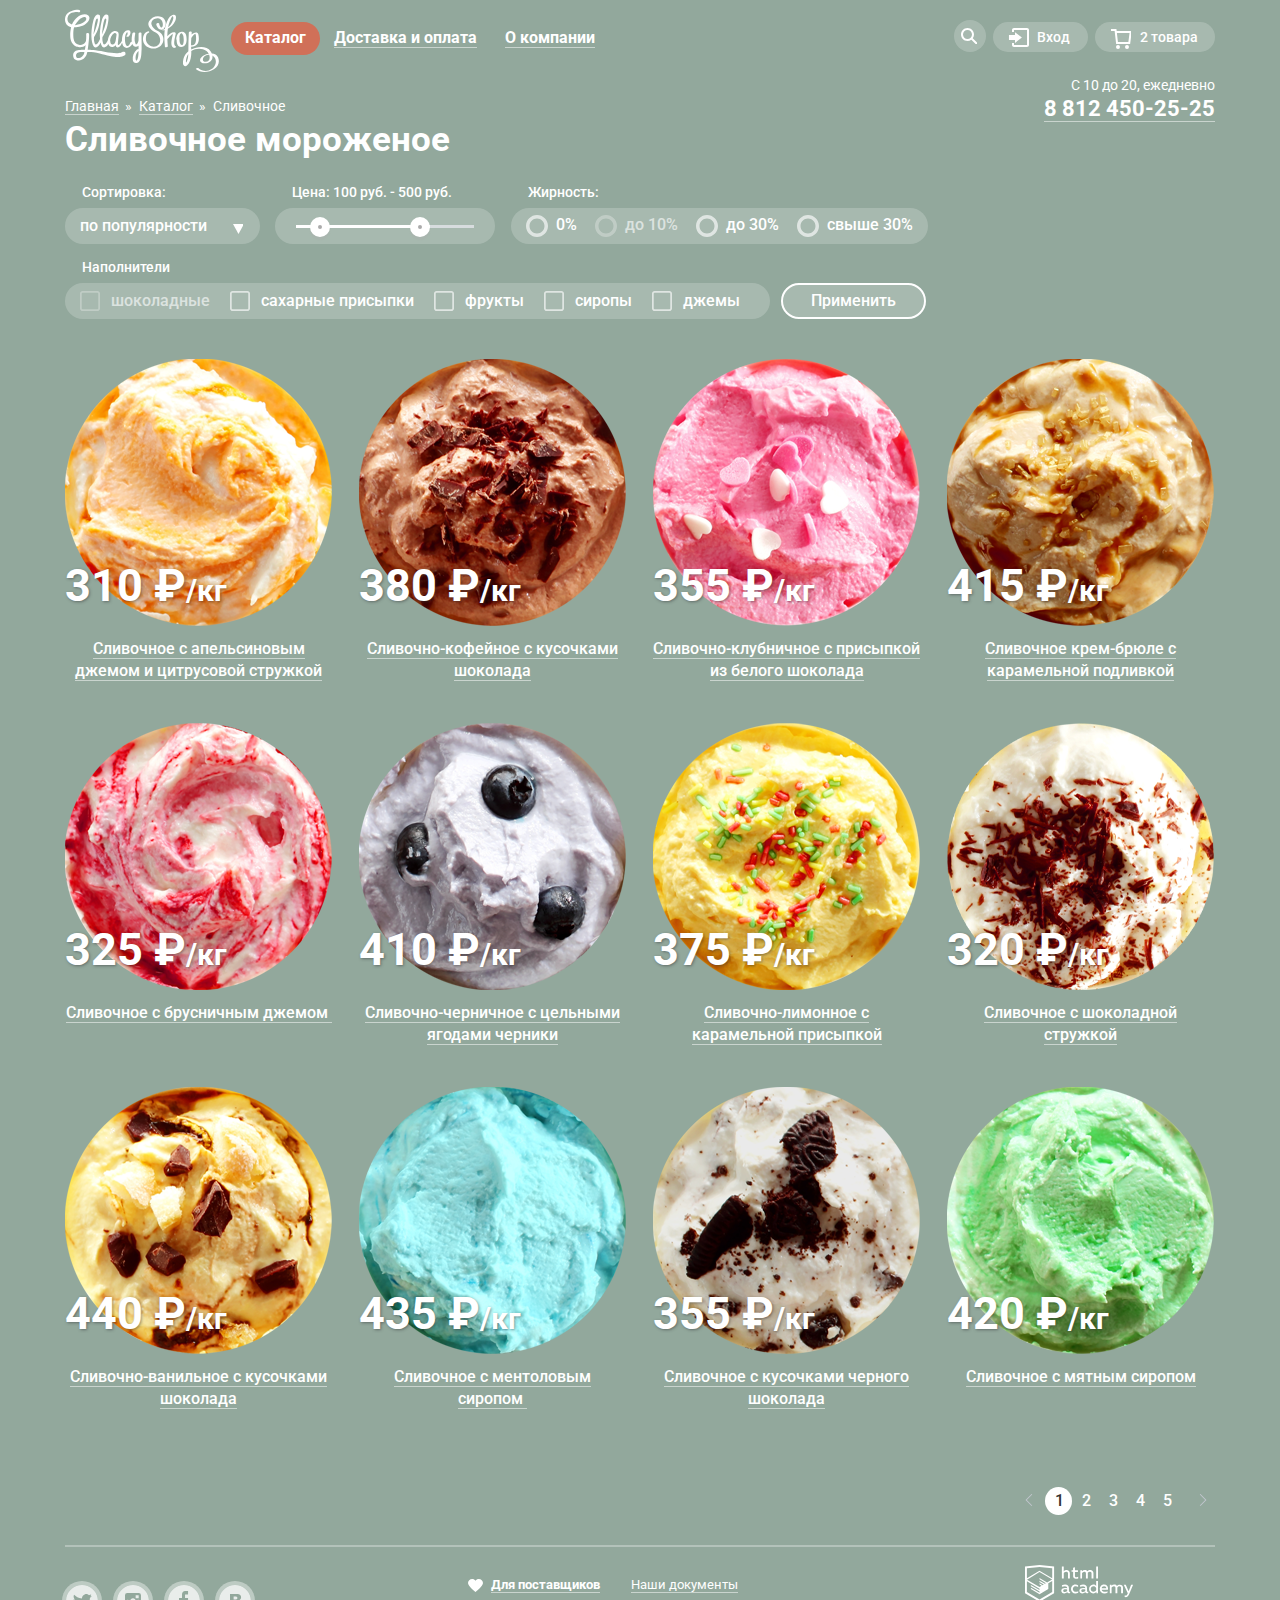
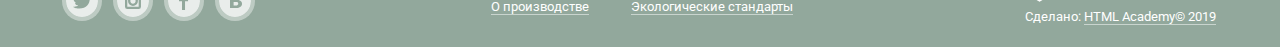
<file: catalog.html>
<!DOCTYPE html>
<html lang="ru">

<head>
  <meta charset="utf-8">
  <meta http-equiv="X-UA-Compatible" content="IE=edge">
  <title>Каталог мороженого компании Глейси</title>
  <link href="https://fonts.googleapis.com/css?family=Roboto:400,500,700&display=swap&subset=cyrillic" rel="stylesheet">
  <link rel="stylesheet" href="css/normalize.css">
  <link rel="stylesheet" href="css/style.min.css">
</head>

<body>
  <div class="inner-wrap">
    <header class="main-header">
      <nav class="nav-container">
        <div class="logo-site-navigation-wrap">
          <a class="main-logo" href="index.html"><img src="img/logo-gllacyshop.svg" width="154" height="64" alt="Логотип магазина Глэйси"></a>
          <ul class="site-navigation">
            <li><a class="navigation-link menu-active" href="catalog.html"><span class="white-link">Каталог</span></a>
              <ul class="sub-menu-list background">
                <li><a class="dark-link sub-menu-link" href="#"><b>Новинки</b></a></li>
                <li><a class="dark-link sub-menu-link sub-menu-active" href="catalog.html">Сливочное</a></li>
                <li><a class="dark-link sub-menu-link" href="#">Щербеты</a></li>
                <li><a class="dark-link sub-menu-link" href="#">Фруктовый лед</a></li>
                <li><a class="dark-link sub-menu-link" href="#">Мелорин</a></li>
              </ul>
            <li><a class="navigation-link" href="#"><span class="white-link">Доставка и оплата</span></a></li>
            <li><a class="navigation-link" href="#"><span class="white-link">О компании</span></a></li>
          </ul>
        </div>
        <ul class="site-functional">
          <li class="search-sub"><a class="functional-button-search" href="#"><span class="visually-hidden">Поиск</span></a>
            <form class="search-form background search-form-inner" action="https://echo.htmlacademy.ru" method="get">
              <label class="visually-hidden" for="search-id">Поисковый запрос</label>
              <input class="input-field" type="search" id="search-id" name="search" placeholder="Что ищем?">
              <button class="visually-hidden" type="submit" name="button-search">Искать</button>
            </form>
          </li>
          <li class="login-sub"><a class="functional-button login" href="#">Вход</a>
            <ul class="background login-background inner-login-background">
              <li>
                <form action="https://echo.htmlacademy.ru" method="post">
                  <h2 class="visually-hidden">Личный кабинет</h2>
                  <label class="visually-hidden" for="email-id">Электронная почта</label>
                  <input class="login-fields input-field" type="email" name="email" id="email-id" placeholder="Электронная почта" autocomplete="email" required>
                  <label class="visually-hidden" for="password-id">Пароль</label>
                  <input class="login-fields input-field" type="password" name="password" id="password-id" placeholder="Пароль" autocomplete="current-password" required>
                  <div class="login-button">
                    <p class="reset-link"><a class="dark-link dark-link-underline" href="#">Забыли пароль?</a>
                      <a class="dark-link dark-link-underline" href="#">Новая регистрация</a></p>
                    <button class="cta-button small" type="submit" name="login-button"><span></span>Войти</button>
                  </div>
                </form>
              </li>
            </ul>
          <li class="cart-sub"><a class="functional-button cart" href="#">2 товара</a>
            <ul class="background order-wrap">
              <li class="order-full-item">
                <table class="table-wrap">
                  <caption class="visually-hidden">Ваша корзина</caption>
                  <tr class="visually-hidden">
                    <th>Действие</th>
                    <th>Изображение товара</th>
                    <th>Название</th>
                    <th>Количество</th>
                    <th>Стоимость</th>
                  </tr>
                  <tr>
                    <td><button class="small-close" type="button" tabindex="0">Удалить</button></td>
                    <td class="cream-preview"><img src="img/ice-cream-1.png" width="33" height="33" alt="Пломбир с апельсиновым джемом"></td>
                    <td class="order-cream-info">Пломбир с апельсиновым джемом</td>
                    <td class="order-cream-weight">1,5 кг x <span class="order-price-item">200 руб.</span></td>
                    <td class="order-cream-price">300 руб.</td>
                  </tr>
                  <tr>
                    <td><button class="small-close" type="button" tabindex="0">Удалить</button></td>
                    <td class="cream-preview"><img src="img/ice-cream-3.png" width="33" height="33" alt="Клубничный пломбир с присыпкой из белого шоколада"></td>
                    <td class="order-cream-info">Клубничный пломбир с присыпкой из белого шоколада</td>
                    <td class="order-cream-weight">1,5 кг x <span class="order-price-item">300 руб.</span></td>
                    <td class="order-cream-price">450 руб.</td>
                  </tr>
                </table>
                <hr class="line">
                <p class="order-price-summary"><b>Итого: <span>750 руб.</span></b></p>
                <p class="button-right"><button class="cta-button small" type="button" name="button-order-buy">Оформить заказ</button></P>
              </li>
            </ul>
          </li>
        </ul>
      </nav>
      <p class="timetable-shop inner-timetable-shop">
        С 10 до 20, ежедневно
        <span><a href="tel:+78124502525" class="white-link">8 812 450-25-25</a></span>
      </p>
    </header>
    <main>
      <div class="breadcumbs-wrap">
        <ul class="breadcumbs">
          <li><a class="white-link" href="index.html">Главная</a></li>
          <li><a class="white-link" href="catalog.html">Каталог</a></li>
          <li><a class="breadcrumbs-current">Сливочное</a></li>
        </ul>
      </div>
      <div class="title-inner">
        <h1>Сливочное мороженое</h1>
      </div>
      <h2 class="visually-hidden">Фильтр товаров</h2>
      <div class="filter-wrap">
        <form class="filter" action="https://echo.htmlacademy.ru" method="get">
          <div class="popularity-wrap">
            <label class="filter-title" for="filter-by-popularity-id">Сортировка:</label>
            <div class="filter-background pop-background">
              <select class="popularity" name="filter-by-popularity" id="filter-by-popularity-id">
                <option value="most-popular">по популярности</option>
                <option value="max-price">по цене</option>
                <option value="min-price">по весу</option>
                <option value="new">по цвету</option>
                <option value="on-sale">по вкусу</option>
              </select>
              <div class="arrow"></div>
            </div>
          </div>
          <div class="price-wrap">
            <label class="filter-title">Цена: 100 руб. - 500 руб.</label>
            <div class="filter-background price-background">
              <div class="price-scale">
                <div class="bar"></div>
                <div class="toggle toggle-min"></div>
                <div class="toggle toggle-max"></div>
              </div>
            </div>
          </div>
          <input class="visually-hidden" type="radio" name="fat-radio" id="fat-radio-id" value="0">
          <input class="visually-hidden" type="radio" name="fat-radio" id="fat-radio-id-10" value="0" disabled>
          <input class="visually-hidden" type="radio" name="fat-radio" id="fat-radio-id-30" value="0">
          <input class="visually-hidden" type="radio" name="fat-radio" id="fat-radio-id-40" value="0">
          <fieldset class="fat-filter">
            <legend class="filter-title">Жирность:</legend>
            <div class="filter-background fat-background">
              <label for="fat-radio-id" tabindex="-1">0%</label>
              <label for="fat-radio-id-10" tabindex="-1">до 10%</label>
              <label for="fat-radio-id-30" tabindex="-1">до 30%</label>
              <label for="fat-radio-id-40" tabindex="-1">свыше 30%</label>
            </div>
          </fieldset>
          <input class="visually-hidden filter-checkbox" type="checkbox" name="fill-checkbox" id="fill-checkbox-id-chocolate" value="chocolate" disabled>
          <input class="visually-hidden filter-checkbox" type="checkbox" name="fill-checkbox" id="fill-checkbox-id-sugar" value="sugar">
          <input class="visually-hidden filter-checkbox" type="checkbox" name="fill-checkbox" id="fill-checkbox-id-fruit" value="fruit">
          <input class="visually-hidden filter-checkbox" type="checkbox" name="fill-checkbox" id="fill-checkbox-id-syrup" value="syrup">
          <input class="visually-hidden filter-checkbox" type="checkbox" name="fill-checkbox" id="fill-checkbox-id-jam" value="jam">
          <fieldset class="fill-filter">
            <legend class="filter-title">Наполнители</legend>
            <div class="filter-background fill-background">
              <label for="fill-checkbox-id-chocolate" tabindex="0">шоколадные</label>
              <label for="fill-checkbox-id-sugar" tabindex="0">сахарные присыпки</label>
              <label for="fill-checkbox-id-fruit" tabindex="0">фрукты</label>
              <label for="fill-checkbox-id-syrup" tabindex="0">сиропы</label>
              <label for="fill-checkbox-id-jam" tabindex="0">джемы</label></div>
          </fieldset>
          <button class="filter-apply" type="submit" name="button-apply-filters">Применить</button>
        </form>
      </div>
      <section class="catalog-wrap">
        <h2 class="visually-hidden">Результаты фильтрации</h2>
        <ul class="catalog-list catalog">
          <li class="catalog-item">
            <a class="catalog-img" href="#"><img class="catalog-img" src="img/ice-cream-1.png" width="267" height="267" alt="Сливочное с апельсиновым джемом и цитрусовой стружкой"></a>
            <b class="product-price">310 ₽<span>/кг</span></b>
            <a class="white-link" href="#">Сливочное с апельсиновым джемом и цитрусовой стружкой</a>
            <button class="cta-button button-medium" type="submit">Быстрый просмотр</button>
          </li>
          <li class="catalog-item">
            <a class="catalog-img" href="#"><img class="catalog-img" src="img/ice-cream-2.png" width="267" height="267" alt="Сливочно-кофейное с кусочками шоколада"></a>
            <b class="product-price">380 ₽<span>/кг</span></b>
            <a class="white-link" href="#">Сливочно-кофейное с кусочками шоколада</a>
            <button class="cta-button button-medium" type="submit">Быстрый просмотр</button>
          </li>
          <li class="catalog-item">
            <a class="catalog-img" href="#"><img class="catalog-img" src="img/ice-cream-3.png" width="267" height="267" alt="Сливочно-клубничное с присыпкой из белого шоколада"></a>
            <b class="product-price">355 ₽<span>/кг</span></b>
            <a class="white-link" href="#">Сливочно-клубничное с присыпкой из белого шоколада</a>
            <button class="cta-button button-medium" type="submit">Быстрый просмотр</button>
          </li>
          <li class="catalog-item">
            <a class="catalog-img" href="#"><img class="catalog-img" src="img/ice-cream-4.png" width="267" height="267" alt="Сливочное крем-брюле с карамельной подливкой"></a>
            <b class="product-price">415 ₽<span>/кг</span></b>
            <a class="white-link" href="#">Сливочное крем-брюле с карамельной подливкой</a>
            <button class="cta-button button-medium" type="submit">Быстрый просмотр</button>
          </li>
          <li class="catalog-item">
            <a class="catalog-img" href="#"><img class="catalog-img" src="img/ice-cream-5.png" width="267" height="267" alt="Сливочное с брусничным джемом"></a>
            <b class="product-price">325 ₽<span>/кг</span></b>
            <a class="white-link" href="#">Сливочное с брусничным джемом </a>
            <button class="cta-button button-medium" type="submit">Быстрый просмотр</button>
          </li>
          <li class="catalog-item">
            <a class="catalog-img" href="#"><img class="catalog-img" src="img/ice-cream-6.png" width="267" height="267" alt="Сливочно-черничное с цельными ягодами черники"></a>
            <b class="product-price">410 ₽<span>/кг</span></b>
            <a class="white-link" href="#">Сливочно-черничное с цельными ягодами черники</a>
            <button class="cta-button button-medium" type="submit">Быстрый просмотр</button>
          </li>
          <li class="catalog-item">
            <a class="catalog-img" href="#"><img class="catalog-img" src="img/ice-cream-7.png" width="267" height="267" alt="Сливочно-лимонное с карамельной присыпкой"></a>
            <b class="product-price">375 ₽<span>/кг</span></b>
            <a class="white-link" href="#">Сливочно-лимонное с карамельной присыпкой</a>
            <button class="cta-button button-medium" type="submit">Быстрый просмотр</button>
          </li>
          <li class="catalog-item">
            <a class="catalog-img" href="#"><img class="catalog-img" src="img/ice-cream-8.png" width="267" height="267" alt="Сливочное с шоколадной стружкой"></a>
            <b class="product-price">320 ₽<span>/кг</span></b>
            <a class="white-link" href="#">Сливочное с шоколадной стружкой</a>
            <button class="cta-button button-medium" type="submit">Быстрый просмотр</button>
          </li>
          <li class="catalog-item">
            <a class="catalog-img" href="#"><img class="catalog-img" src="img/ice-cream-9.png" width="267" height="267" alt="Сливочно-ванильное с кусочками шоколада "></a>
            <b class="product-price">440 ₽<span>/кг</span></b>
            <a class="white-link" href="#">Сливочно-ванильное с кусочками шоколада</a>
            <button class="cta-button button-medium" type="submit">Быстрый просмотр</button>
          </li>
          <li class="catalog-item">
            <a class="catalog-img" href="#"><img class="catalog-img" src="img/ice-cream-11.png" width="267" height="267" alt="Сливочноe с ментоловым сиропом"></a>
            <b class="product-price">435 ₽<span>/кг</span></b>
            <a class="white-link" href="#">Сливочноe с ментоловым сиропом </a>
            <button class="cta-button button-medium" type="submit">Быстрый просмотр</button>
          </li>
          <li class="catalog-item">
            <a class="catalog-img" href="#"><img class="catalog-img" src="img/ice-cream-10.png" width="267" height="267" alt="Сливочное с кусочками черного шоколада"></a>
            <b class="product-price">355 ₽<span>/кг</span></b>
            <a class="white-link" href="#">Сливочное с кусочками черного шоколада</a>
            <button class="cta-button button-medium" type="submit">Быстрый просмотр</button>
          </li>
          <li class="catalog-item">
            <a class="catalog-img" href="#"><img class="catalog-img" src="img/ice-cream-12.png" width="267" height="267" alt="Сливочное с мятным сиропом"></a>
            <b class="product-price">420 ₽<span>/кг</span></b>
            <a class="white-link" href="#">Сливочное с мятным сиропом</a>
            <button class="cta-button button-medium" type="submit">Быстрый просмотр</button>
          </li>
        </ul>
        <div class="pagination-wrap">
          <ul class="pagination-catalog">
            <li class="pagination-previous"><a class="no-pagination"><svg width="8px" height="12px" viewBox="0 0 8 12" version="1.1" xmlns="http://www.w3.org/2000/svg" xmlns:xlink="http://www.w3.org/1999/xlink">
                  <g id="Pages2" stroke="none" stroke-width="1" fill="none" fill-rule="evenodd" opacity="1">
                    <g id="Catalog2" transform="translate(-982.000000, -1493.000000)" fill="#C1C6CE" fill-rule="nonzero">
                      <g id="Пагинатор" transform="translate(982.000000, 1485.000000)">
                        <g id="icon-left-small" transform="translate(4.000000, 14.000000) rotate(-180.000000) translate(-4.000000, -14.000000) translate(0.000000, 7.000000)">
                          <path
                            d="M7.237,6.642 L1.729,1.133 C1.53128206,0.93528206 1.21071794,0.93528206 1.013,1.133 C0.81528206,1.33071794 0.81528206,1.65128206 1.013,1.849 L6.163,7 L1.012,12.15 C0.826482288,12.349731 0.832102872,12.6604048 1.02472372,12.8532947 C1.21734457,13.0461846 1.52801027,13.0522388 1.728,12.867 L7.237,7.358 C7.3325122,7.26335321 7.38624375,7.1344641 7.38624375,7 C7.38624375,6.8655359 7.3325122,6.73664679 7.237,6.642 Z"
                            id="Shape"></path>
                        </g>
                      </g>
                    </g>
                  </g>
                </svg></a></li>
            <li class="pagination-item pagination-catalog-active"><a>1</a></li>
            <li class="pagination-item"><a href="#">2</a></li>
            <li class="pagination-item"><a href="#">3</a></li>
            <li class="pagination-item"><a href="#">4</a></li>
            <li class="pagination-item"><a href="#">5</a></li>
            <li class="pagination-next"><a href="#"><svg width="8px" height="12px" viewBox="0 0 8 12" version="1.1" xmlns="http://www.w3.org/2000/svg" xmlns:xlink="http://www.w3.org/1999/xlink">
                  <g id="Pages3" stroke="none" stroke-width="1" fill="none" fill-rule="evenodd">
                    <g id="Catalog1" transform="translate(-1164.000000, -1493.000000)" fill="#C1C6CE" fill-rule="nonzero">
                      <g id="pagination-1" transform="translate(982.000000, 1485.000000)">
                        <g id="icon-right-small" transform="translate(182.000000, 7.000000)">
                          <path
                            d="M7.237,6.642 L1.729,1.133 C1.53128206,0.93528206 1.21071794,0.93528206 1.013,1.133 C0.81528206,1.33071794 0.81528206,1.65128206 1.013,1.849 L6.163,7 L1.012,12.15 C0.826482288,12.349731 0.832102872,12.6604048 1.02472372,12.8532947 C1.21734457,13.0461846 1.52801027,13.0522388 1.728,12.867 L7.237,7.358 C7.3325122,7.26335321 7.38624375,7.1344641 7.38624375,7 C7.38624375,6.8655359 7.3325122,6.73664679 7.237,6.642 Z"
                            id="Shape-1"></path>
                        </g>
                      </g>
                    </g>
                  </g>
                </svg></a></li>
          </ul>
        </div>
      </section>
    </main>
    <footer class="main-footer">
      <ul class="main-footer-item social">
        <li><a class="social-media" href="#"><span class="visually-hidden">Твиттер</span>
            <svg xmlns="http://www.w3.org/2000/svg" width="32" height="32" viewBox="0 0 32 32">
              <path fill="#FFF"
                d="M16 0C7.164 0 0 7.164 0 16c0 8.837 7.164 16 16 16 8.837 0 16-7.163 16-16 0-8.836-7.163-16-16-16zm7.944 12.809c-.251 6.516-3.463 10.832-10.992 10.702h-.486c-.447 0-4.543-.443-5.344-1.823 2.479.19 4.247-.406 5.12-1.136-1.048-.289-2.923-.461-3.251-2.848.384.104.618.221 1.299.113-1.307-.824-2.758-1.519-2.679-3.643.311.317 1.164.518 1.46.457-.768-.233-2.149-3.244-.974-4.781 1.984 1.79 4.075 3.482 7.804 3.643.227-2.214 1.24-3.699 3.168-4.325 1.84-.479 3.255.26 3.901 1.138.737-.224 1.453-.466 2.193-.685-.004.833-.569 1.463-.935 1.709.747.165 1.423-.475 1.423-.475-.184.963-1.094 1.725-1.707 1.954z" />
            </svg></a>
        </li>
        <li><a class="social-media" href="#"><span class="visually-hidden">Инстаграм</span> <svg xmlns="http://www.w3.org/2000/svg" width="32" height="32" viewBox="0 0 32 32">
              <g fill="#FFF">
                <path d="M20.916 16a4.938 4.938 0 1 1-9.877 0c0-.394.051-.773.138-1.14h-.897v6.838h11.396V14.86h-.897c.086.367.137.746.137 1.14z" />
                <path d="M15.978 18.659c1.466 0 2.659-1.193 2.659-2.659s-1.193-2.659-2.659-2.659c-1.466 0-2.659 1.193-2.659 2.659s1.192 2.659 2.659 2.659zM18.637 10.302h3.039v3.039h-3.039z" />
                <path
                  d="M16 0C7.164 0 0 7.164 0 16c0 8.837 7.164 16 16 16 8.837 0 16-7.163 16-16 0-8.836-7.163-16-16-16zm7.955 21.698a2.285 2.285 0 0 1-2.279 2.279H10.279A2.285 2.285 0 0 1 8 21.698V10.302a2.286 2.286 0 0 1 2.279-2.279h11.396a2.286 2.286 0 0 1 2.279 2.279v11.396z" />
              </g>
            </svg></a></li>
        <li><a class="social-media" href="#"><span class="visually-hidden">Фейсбук</span><svg xmlns="http://www.w3.org/2000/svg" width="32" height="32" viewBox="0 0 32 32">
              <path fill="#FFF" d="M16 0C7.164 0 0 7.163 0 16s7.164 16 16 16c8.837 0 16-7.164 16-16S24.837 0 16 0zm4.062 9.455h-3.021v3.444h3.021v3.445h-3.021v8.61H14.02v-8.61H11v-3.445h3.021V9.455c0-1.902 1.353-3.445 3.021-3.445h3.021v3.445z" />
            </svg></a></li>
        <li><a class="social-media" href="#"><span class="visually-hidden">Вконтакте</span><svg xmlns="http://www.w3.org/2000/svg" width="32" height="32" viewBox="0 0 32 32">
              <g fill="#FFF">
                <path
                  d="M16.637 14.495c.402-.019.719-.082.951-.188.326-.145.54-.33.641-.559.101-.229.15-.496.15-.797 0-.232-.058-.465-.174-.697-.116-.232-.322-.405-.617-.517-.264-.1-.592-.155-.984-.165a76.242 76.242 0 0 0-1.652-.014h-.339v2.965h.565c.571 0 1.057-.009 1.459-.028zM18.118 17.084c-.282-.081-.672-.125-1.166-.132a127.97 127.97 0 0 0-1.55-.009h-.79v3.493h.264c1.014 0 1.74-.003 2.18-.009a3.2 3.2 0 0 0 1.212-.245c.377-.157.633-.364.774-.625s.214-.562.214-.9c0-.446-.088-.788-.261-1.03-.17-.241-.464-.423-.877-.543z" />
                <path
                  d="M16 0C7.164 0 0 7.164 0 16c0 8.837 7.164 16 16 16 8.837 0 16-7.163 16-16 0-8.836-7.163-16-16-16zm6.602 20.531a3.73 3.73 0 0 1-1.124 1.327c-.552.415-1.161.71-1.823.886s-1.501.264-2.519.264h-6.121V8.987h5.443c1.13 0 1.957.038 2.48.113a5.126 5.126 0 0 1 1.561.5c.533.27.929.632 1.189 1.087.26.455.392.975.392 1.558 0 .678-.179 1.278-.536 1.795-.358.518-.863.92-1.517 1.208v.075c.917.182 1.642.559 2.179 1.13.537.571.807 1.325.807 2.261 0 .678-.138 1.283-.411 1.817z" />
              </g>
            </svg></a></li>
      </ul>
      <ul class="main-footer-item link">
        <li><a class="white-link distributor-important" href="#"><b>Для поставщиков</b></a></li>
        <li><a class="white-link" href="#">Наши документы</a></li>
        <li><a class="white-link" href="#">О производстве</a></li>
        <li><a class="white-link" href="#">Экологические стандарты</a></li>
      </ul>
      <div class="footer-copyright">
        <a class="link-logo-footer" href="https://htmlacademy.ru/intensive/htmlcss"><svg width="108px" height="38px" viewBox="0 0 108 38" version="1.1" xmlns="http://www.w3.org/2000/svg" xmlns:xlink="http://www.w3.org/1999/xlink">
            <g id="Pages1" stroke="none" stroke-width="1" fill="none" fill-rule="evenodd">
              <g id="Index" transform="translate(-985.000000, -2331.000000)" fill="#FFFFFF">
                <g id="Подвал" transform="translate(26.000000, 2310.000000)">
                  <g id="Мэйд-ин" transform="translate(958.000000, 21.000000)">
                    <g id="logo-htmlacademy" transform="translate(1.000000, 0.000000)">
                      <g id="Shape-2">
                        <path
                          d="M44.61,27.86 C44.7971107,27.852579 44.9822521,27.8189169 45.16,27.76 L45.16,29.09 C44.7830871,29.2325489 44.3829509,29.3037596 43.98,29.3 C43.2665335,29.3590783 42.5947789,28.95683 42.31,28.3 C41.4234355,29.0190093 40.3112743,29.4015361 39.17,29.38 C37.66,29.38 36.26,28.55 36.26,26.83 C36.26,24.7 38.26,24.04 39.97,24.04 C40.6998021,24.0516555 41.4266667,24.1353957 42.14,24.29 L42.14,23.99 C42.14,22.99 41.38,22.22 39.95,22.22 C38.9163377,22.2220428 37.8945052,22.4400337 36.95,22.86 L36.95,21.16 C37.97732,20.8081964 39.0541846,20.6225301 40.14,20.61 C42.5,20.61 43.95,21.73 43.95,24.26 L43.95,27.26 C43.9361071,27.4033476 43.9800515,27.5463057 44.0720656,27.6570981 C44.1640796,27.7678905 44.2965386,27.8373366 44.44,27.85 L44.61,27.85 L44.61,27.86 Z M38.17,26.73 C38.1954794,27.0902944 38.3642754,27.4253529 38.6386471,27.6602602 C38.9130188,27.8951674 39.2700815,28.0103304 39.63,27.98 L39.74,27.98 C40.6445775,27.9815562 41.5122599,27.621522 42.15,26.98 L42.15,25.56 C41.5545734,25.4334783 40.948578,25.3631694 40.34,25.35 C39.34,25.35 38.18,25.68 38.18,26.73 L38.18,26.73 L38.17,26.73 Z M50.53,20.62 C51.4286211,20.598443 52.3164355,20.8195329 53.1,21.26 L53.1,22.98 C52.4210418,22.5209545 51.619572,22.2770289 50.8,22.28 C49.7797668,22.2183936 48.8095328,22.7276973 48.2807964,23.6024025 C47.7520601,24.4771076 47.7520601,25.5728924 48.2807964,26.4475975 C48.8095328,27.3223027 49.7797668,27.8316064 50.8,27.77 C51.6512747,27.7670061 52.4876892,27.5467159 53.23,27.13 L53.23,28.84 C52.3651738,29.2369783 51.421334,29.4319017 50.47,29.41 C48.1543158,29.5584933 46.1550841,27.8052521 46,25.49 C46,25.35 46,25.2133333 46,25.08 C45.962262,23.9340999 46.3815894,22.8201976 47.1656177,21.9836507 C47.949646,21.1471037 49.0340609,20.6565345 50.18,20.62 L50.56,20.62 L50.53,20.62 Z M62.7,27.86 C62.8871107,27.852579 63.0722521,27.8189169 63.25,27.76 L63.25,29.09 C62.8730871,29.2325489 62.4729509,29.3037596 62.07,29.3 C61.3565335,29.3590783 60.6847789,28.95683 60.4,28.3 C59.5134355,29.0190093 58.4012743,29.4015361 57.26,29.38 C55.75,29.38 54.35,28.55 54.35,26.83 C54.35,24.7 56.35,24.04 58.06,24.04 C58.7898021,24.0516555 59.5166667,24.1353957 60.23,24.29 L60.23,23.99 C60.23,22.99 59.47,22.22 58.04,22.22 C57.0063377,22.2220428 55.9845052,22.4400337 55.04,22.86 L55.04,21.16 C56.06732,20.8081964 57.1441846,20.6225301 58.23,20.61 C60.59,20.61 62.04,21.73 62.04,24.26 L62.04,27.26 C62.0261071,27.4033476 62.0700515,27.5463057 62.1620656,27.6570981 C62.2540796,27.7678905 62.3865386,27.8373366 62.53,27.85 L62.7,27.85 L62.7,27.86 Z M56.26,26.73 C56.285377,27.0921884 56.4555743,27.4288876 56.73217,27.6640881 C57.0087657,27.8992885 57.3684412,28.0131614 57.73,27.98 L57.84,27.98 C58.7445775,27.9815562 59.6122599,27.621522 60.25,26.98 L60.25,25.56 C59.6545734,25.4334783 59.048578,25.3631694 58.44,25.35 C57.38,25.35 56.28,25.68 56.28,26.73 L56.28,26.73 L56.26,26.73 Z M73,16.98 L73,29.18 L71.35,29.18 L71.35,27.86 C70.5967104,28.8570916 69.4092866,29.4303307 68.16,29.4 C65.8502859,29.2440131 64.0564793,27.3249754 64.0564793,25.01 C64.0564793,22.6950246 65.8502859,20.7759869 68.16,20.62 C69.3045588,20.5804267 70.4062065,21.0578074 71.16,21.92 L71.16,16.98 L73,16.98 Z M68.47,22.2 C66.9456941,22.2 65.71,23.4356941 65.71,24.96 C65.71,26.4843059 66.9456941,27.72 68.47,27.72 C69.6342482,27.7396441 70.6941715,27.051485 71.15,25.98 L71.15,23.98 C70.6833803,22.9281211 69.6407315,22.2500074 68.49,22.25 L68.47,22.2 Z M79,20.62 C82.31,20.62 83.46,23.3 82.92,25.71 L76.7,25.71 C76.91,27.21 78.37,27.82 79.89,27.82 C80.8030292,27.8230549 81.7051361,27.6214477 82.53,27.23 L82.53,28.83 C81.5828067,29.2341214 80.5594042,29.4285679 79.53,29.4 C77,29.4 74.78,27.98 74.78,24.98 C74.7229909,23.866068 75.113547,22.7755522 75.8647737,21.9510809 C76.6160005,21.1266095 77.6655829,20.6365733 78.78,20.59 L79,20.59 L79,20.62 Z M79.09,22.16 C77.8369933,22.0681741 76.7458267,23.0072929 76.65,24.26 L76.65,24.32 L81.3,24.32 C81.3495613,23.7315494 81.1365337,23.1512767 80.7179998,22.7346715 C80.2994659,22.3180664 79.7182154,22.1077212 79.13,22.16 L79.09,22.16 Z M84.82,29.16 L84.82,20.85 L86.47,20.85 L86.47,21.85 C87.1788202,21.0572475 88.1867032,20.5968117 89.25,20.58 C90.32321,20.5132768 91.3431519,21.0541551 91.89,21.98 C92.6412187,21.162746 93.6904366,20.6832066 94.8,20.65 C95.6846244,20.6059243 96.5449491,20.9473167 97.1586589,21.5859584 C97.7723687,22.2246001 98.0792493,23.0978308 98,23.98 L98,29.18 L96.1,29.18 L96.1,24.03 C96.1447351,23.6094414 96.0200733,23.1883893 95.753588,22.8599743 C95.4871027,22.5315594 95.1007552,22.3228465 94.68,22.28 L94.42,22.28 C93.5989775,22.3311345 92.8419772,22.7407192 92.35,23.4 L92.35,29.18 L90.45,29.18 L90.45,24.03 C90.4916405,23.6063191 90.3616367,23.1836356 90.0890959,22.8565867 C89.8165552,22.5295378 89.4242442,22.3254436 89,22.29 L88.8,22.29 C87.9076884,22.3684985 87.0971357,22.8416266 86.59,23.58 L86.59,29.21 L84.86,29.21 L84.82,29.16 Z M106.13,20.83 L108.03,20.83 L104.12,30.29 C103.22,32.46 102.03,33.15 100.77,33.15 C100.399131,33.1463473 100.02996,33.0993619 99.67,33.01 L99.67,31.44 C99.9456826,31.5225356 100.232243,31.5629912 100.52,31.56 C101.42,31.56 102.1,30.92 102.59,29.66 L102.76,29.24 L98.76,20.84 L100.76,20.84 L103.62,27.13 L106.13,20.83 Z M38.73,2.44 L38.73,7.2 C39.4419973,6.47519602 40.413999,6.06479528 41.43,6.06 C42.3510665,6.00499654 43.2520974,6.34409775 43.9083544,6.9927238 C44.5646113,7.64134985 44.9142274,8.53835318 44.87,9.46 L44.87,14.61 L43,14.61 L43,9.7 C43.0532243,9.22099608 42.9132144,8.74054513 42.6109983,8.36512138 C42.3087822,7.98969762 41.8693192,7.75030642 41.39,7.7 L41.09,7.7 C40.1362913,7.75736073 39.2704491,8.27611967 38.77,9.09 L38.77,14.61 L36.87,14.61 L36.87,2.44 L38.77,2.44 L38.73,2.44 Z M49.94,3.29 L49.94,6.29 L52.94,6.29 L52.94,7.89 L49.94,7.89 L49.94,11.7 C49.94,12.8 50.44,13.16 51.52,13.16 C52.0993478,13.1600611 52.6732324,13.0480008 53.21,12.83 L53.21,14.43 C52.4977134,14.667898 51.7509392,14.7861654 51,14.78 C50.237445,14.8760456 49.4722465,14.6230272 48.9172601,14.091327 C48.3622738,13.5596268 48.0767085,12.8059694 48.14,12.04 L48.14,7.87 L46.58,7.87 L46.58,6.24 L48.08,6.24 L48.08,3.72 L49.94,3.29 Z M55.34,14.6 L55.34,6.26 L57,6.26 L57,7.26 C57.7046925,6.46606832 58.7086664,6.00213812 59.77,5.98 C60.8147616,5.91408725 61.812055,6.42424119 62.37,7.31 C63.1212187,6.49274602 64.1704366,6.0132066 65.28,5.98 C66.1712919,5.94525164 67.0333808,6.30113028 67.6406168,6.95448554 C68.2478529,7.6078408 68.5397848,8.49363002 68.44,9.38 L68.44,14.59 L66.54,14.59 L66.54,9.44 C66.5847351,9.01944139 66.4600733,8.59838925 66.193588,8.26997431 C65.9271027,7.94155938 65.5407552,7.7328465 65.12,7.69 L64.89,7.69 C64.0689775,7.7411345 63.3119772,8.15071923 62.82,8.81 L62.82,14.59 L60.92,14.59 L60.92,9.44 C60.9647351,9.01944139 60.8400733,8.59838925 60.573588,8.26997431 C60.3071027,7.94155938 59.9207552,7.7328465 59.5,7.69 L59.27,7.69 C58.3776884,7.76849854 57.5671357,8.24162657 57.06,8.98 L57.06,14.61 L55.34,14.61 L55.34,14.6 Z M71.17,2.43 L73,2.43 L73,14.58 L71.17,14.58 L71.17,2.43 Z M14.71,0.98 L14.55,0.98 L0,2.52 L0,29.19 L14.55,37.85 L29.1,29.19 L29.1,2.52 L14.71,0.98 Z M27.21,28.08 L14.55,35.62 L1.9,28.1 L1.9,17.16 L14.49,24.66 L14.49,25.98 L5.86,20.88 L5.86,22.19 L14.54,27.4 L14.54,28.79 L5.87,23.63 L5.87,24.98 L14.55,30.19 L23.3,24.95 L23.3,19.29 L27.2,16.98 L27.2,28.1 L27.21,28.08 Z M27.21,15.55 L23.73,17.55 L22.13,18.55 L14.51,13.98 L14.51,15.29 L21,19.21 L21,19.21 L20.86,19.3 L19.86,19.84 L14.49,16.64 L14.49,17.98 L18.73,20.5 L17.73,21.17 L14.53,19.27 L14.53,20.58 L16.63,21.82 L14.5,23.08 L2,15.63 L14.51,8.09 L27.21,15.55 Z M27.21,14.23 L14.49,6.74 L1.91,14.23 L1.91,4.23 L14.56,2.9 L27.21,4.23 L27.21,14.23 L27.21,14.23 Z"
                          fill-rule="nonzero"></path>
                      </g>
                    </g>
                  </g>
                </g>
              </g>
            </g>
          </svg></a>
        <p>Сделано: <a class="white-link" href="https://up.htmlacademy.ru/htmlcss/25">HTML Academy© 2019</a></p>
      </div>
    </footer>
  </div>
</body>

</html>
</file>
<file: css/style.min.css>
body{margin:0;padding:0;font-family:Roboto,Arial,sans-serif;font-size:14px;line-height:20px;font-weight:400;color:#fff;min-width:1200px;background-color:#92a89c}button,input{font:inherit}img{max-width:100%;height:auto}.catalog-item,.features-item,.main-footer-item,.main-hero-slider-item,.nav-container li{list-style-type:none}a{text-decoration:none}.white-link{color:#fff;text-decoration:none;border-bottom:1px solid rgba(255,255,255,.5)}.navigation-link{display:-webkit-box;display:-ms-flexbox;display:flex;padding-left:14px;padding-right:14px}.site-navigation>li{padding-bottom:10px}.site-navigation .navigation-link{border-radius:20px;padding-top:7px;padding-bottom:7px}.site-navigation a:not(.dark-link):focus-within{background:#d07058;color:#323232}.site-navigation a:not(.dark-link):focus-within .white-link{border-bottom:1px solid rgba(255,255,255,0)}.menu-active{background:#d07058;font-weight:700;color:#fff;border-radius:20px;padding-top:7px;padding-bottom:7px;padding-left:14px;padding-right:14px}.menu-active>span{border-bottom:1px solid rgba(255,255,255,0)}.site-navigation a:not(.dark-link):active{background:rgba(248,247,244,.99);background:#ededed;padding-top:7px;padding-bottom:7px;-webkit-box-shadow:inset 0 2px 1px 0 #696969;box-shadow:inset 0 2px 1px 0 #696969;color:#323232}.dark-link{color:#323232}.dark-link-underline{text-decoration:none;border-bottom:1px solid rgba(0,0,0,.3)}.site-navigation{font-size:16px;line-height:18px;font-weight:700;position:relative}.nav-container ul{margin:0;padding:0}.main-logo{margin:0;padding:0;margin-right:12px}.main-logo:focus,.main-logo:hover{opacity:.6}.main-header{display:-webkit-box;display:-ms-flexbox;display:flex;-webkit-box-orient:vertical;-webkit-box-direction:normal;-ms-flex-direction:column;flex-direction:column;-ms-flex-wrap:wrap;flex-wrap:wrap;padding-right:25px;padding-left:25px;width:1150px;margin-left:auto;margin-right:auto}.logo-site-navigation-wrap{display:-webkit-box;display:-ms-flexbox;display:flex;-ms-flex-wrap:wrap;flex-wrap:wrap}.nav-container{display:-webkit-box;display:-ms-flexbox;display:flex;-webkit-box-pack:justify;-ms-flex-pack:justify;justify-content:space-between;margin-top:9px;min-height:65px}.timetable-shop{display:-webkit-box;display:-ms-flexbox;display:flex;-webkit-box-orient:vertical;-webkit-box-direction:normal;-ms-flex-direction:column;flex-direction:column;margin-top:0}.site-navigation{display:-webkit-box;display:-ms-flexbox;display:flex;-webkit-box-align:center;-ms-flex-align:center;align-items:center}.site-functional{position:relative;display:-webkit-box;display:-ms-flexbox;display:flex;-webkit-box-orient:horizontal;-webkit-box-direction:normal;-ms-flex-direction:row;flex-direction:row;-webkit-box-align:center;-ms-flex-align:center;align-items:center}.main-hero-slider-wrap{display:-webkit-box;display:-ms-flexbox;display:flex;width:1150px;padding-left:25px;padding-right:25px;margin-left:auto;margin-right:auto;-webkit-box-pack:center;-ms-flex-pack:center;justify-content:center}.main-hero-slider-wrap>*{margin:0;padding:0}.main-hero-slider-wrap>*>*{margin:0;padding:0}.site-wrap{background-repeat:no-repeat;background-position:top center;position:relative}.inner-wrap{background-color:#92a89c}.title-and-button div,.title-and-button p{margin:0;padding:0}.title-and-button{padding-left:220px;padding-right:220px;text-align:center;margin-top:235px;margin-bottom:45px}.title-and-button p{padding-bottom:40px}.main-promo-wrap{display:-webkit-box;display:-ms-flexbox;display:flex;-webkit-box-orient:horizontal;-webkit-box-direction:normal;-ms-flex-direction:row;flex-direction:row;width:1150px;margin:auto;margin-bottom:42px;padding-left:25px;padding-right:25px;-webkit-box-pack:justify;-ms-flex-pack:justify;justify-content:space-between;-ms-flex-wrap:wrap;flex-wrap:wrap}.hit-wrap>*{margin:0;padding:0;border:0}.catalog-list li{margin-right:27px;width:267px;height:auto;margin-bottom:41px}.catalog-list li:nth-of-type(4n+4){margin-right:0}.catalog-item{position:relative}.catalog-list button{position:absolute;display:-webkit-box;display:-ms-flexbox;display:flex;left:32px;bottom:-60px;display:none}.catalog-item a::after{content:"";position:absolute;height:420px;top:-10px;left:-15px;bottom:-21px;right:-15px;padding-right:20px;z-index:-1;background:rgba(248,247,244,.1);-webkit-box-shadow:0 20px 20px 0 rgba(0,0,0,.4);box-shadow:0 20px 20px 0 rgba(0,0,0,.4);border-radius:8px;display:none}.catalog-item:hover{z-index:10}.catalog-item:focus-within{z-index:10}.catalog-item:hover a::after{display:block}.catalog-item:hover button{display:block}.catalog-item:focus-within a::after{display:block}.catalog-item:focus-within button{display:block}.hit{position:absolute;top:-2px;left:1px}.catalog-item b{position:absolute;top:220px;left:0}.catalog-list a.white-link{font-size:16px;font-weight:500;line-height:22px}.catalog-list img{margin-bottom:7px}.features-list-wrap{width:1150px;margin-left:auto;margin-right:auto;padding-left:20px;padding-right:25px;margin-bottom:40px}.features-list{background-color:#eee3cd;background-image:url(../img/wafer-background.jpg);background-repeat:repeat;color:#323232;font-size:16px;line-height:22px;-webkit-box-orient:vertical;-webkit-box-direction:normal;-ms-flex-direction:column;flex-direction:column;display:-webkit-box;display:-ms-flexbox;display:flex;border-radius:15px}.features-list>*{margin:0;padding:0;border:0}.features-item{display:-webkit-box;display:-ms-flexbox;display:flex;-ms-flex-wrap:wrap;flex-wrap:wrap}.features-item li:nth-of-type(2n+1){position:relative;padding-left:80px;padding-right:0;padding-bottom:24px}.features-item li:nth-of-type(2n+2){position:relative;padding-left:84px}.feature-produce::before{content:"";position:absolute;background-image:url(../img/icon-feature-ice-cream.svg);background-repeat:no-repeat;background-position:0 0;width:49px;height:49px;top:-10px;left:24px}.feature-buyer::before{content:"";position:absolute;background-image:url(../img/icon-feature-cow.svg);background-repeat:no-repeat;background-position:0 0;width:49px;height:49px;top:-10px;left:29px}.feature-milk::before{content:"";position:absolute;background-image:url(../img/icon-feature-eco.svg);background-repeat:no-repeat;background-position:0 0;width:49px;height:49px;top:-10px;left:24px}.feature-delivery::before{content:"";position:absolute;background-image:url(../img/icon-feature-thermometer.svg);background-repeat:no-repeat;background-position:0 0;width:49px;height:49px;top:-12px;left:28px}.features-list b{padding-top:20px;padding-left:25px}.features-item li{width:560px}.features-list b{padding-bottom:22px}.features-item li{-webkit-box-sizing:border-box;box-sizing:border-box}.article-subscribe-wrap{display:-webkit-box;display:-ms-flexbox;display:flex;width:1150px;padding-left:25px;padding-right:25px;margin-left:auto;margin-right:auto;-webkit-box-pack:justify;-ms-flex-pack:justify;justify-content:space-between;margin-bottom:40px}.new-article-title{margin-left:0;margin-right:0;margin-bottom:4px;margin-top:0;padding:0;border:0;color:#323232;font-size:16px;line-height:22px;font-weight:500}.new-article a{margin-right:231px}.email-subscribe p{margin:0;padding:0;border:0}.new-article{width:560px;height:220px;padding-left:20px;padding-top:25px;border-radius:15px;-webkit-box-sizing:border-box;box-sizing:border-box}.new-article a{margin-top:20px}.main-map{position:relative;text-align:center;height:430px;z-index:0}.main-map-wrap{position:relative;display:-webkit-box;display:-ms-flexbox;display:flex;width:1200px;margin-left:auto;margin-right:auto}.company-credential>*{margin:0;padding:0}.company-credential{position:absolute;width:254px;top:60px;right:25px;padding-left:26px;padding-right:25px;padding-top:30px;padding-bottom:18px;border-radius:15px;-webkit-box-shadow:0 10px 20px 0 rgba(0,0,0,.4);box-shadow:0 10px 20px 0 rgba(0,0,0,.4);z-index:99900}.feedback-button{width:100%}.send-right{margin-left:300px}.company-credential a{margin-top:24px;margin-bottom:12px;width:inherit;box-sizing:border-box}.company-credential p:first-of-type{margin-bottom:2px}.company-credential{background-color:rgba(255,255,255,.98);color:#323232;font-size:14px;line-height:20px}.company-credential b{font-size:18px;font-weight:700;line-height:24px}.credential-addr{margin-bottom:15px}.credential-phone{margin-top:6px;margin-bottom:5px}.main-footer>*{margin:0;padding:0;border:0}.main-footer{display:-webkit-box;display:-ms-flexbox;display:flex;-webkit-box-pack:justify;-ms-flex-pack:justify;justify-content:space-between;width:1150px;-webkit-box-align:center;-ms-flex-align:center;align-items:center;margin-left:auto;margin-right:auto;padding-left:26px;padding-right:25px;padding-top:17px;padding-bottom:20px}.social{display:-webkit-box;display:-ms-flexbox;display:flex;width:186px;margin:0;padding:0;padding-top:15px;-webkit-box-pack:justify;-ms-flex-pack:justify;justify-content:space-between}.social-media{display:inline-block;vertical-align:baseline;width:32px;height:32px;-webkit-box-shadow:0 0 0 4px rgba(255,255,255,.4);box-shadow:0 0 0 4px rgba(255,255,255,.4);border-radius:50px}.social-media svg{opacity:.8}.social-media:hover{-webkit-box-shadow:0 0 0 4px rgba(255,255,255,.7);box-shadow:0 0 0 4px rgba(255,255,255,.7);border-radius:50px}.social-media svg:hover{opacity:1}.social-media:active,.social-media:focus-within{-webkit-box-shadow:0 0 0 4px rgba(255,255,255,.7);box-shadow:0 0 0 4px rgba(255,255,255,.7);border-radius:50px;outline:0;-webkit-box-shadow:0 0 0 4px rgba(46,136,228,.5);box-shadow:0 0 0 4px rgba(46,136,228,.5)}.social-media svg:active,.social-media svg:focus-within{opacity:.5}.link{display:flex;justify-content:flex-start;flex-wrap:wrap;list-style:none;margin:0;padding:0;width:330px;margin-left:35px;font-size:13px;line-height:22px}.link li:nth-child(2n+1){width:140px}.distributor-important::before{content:"";background-image:url(../img/icon_heart.svg);position:absolute;width:15px;height:13px;margin-top:5px;margin-left:-23px}.footer-copyright>*{padding:0;margin:0}.footer-copyright{display:-webkit-box;display:-ms-flexbox;display:flex;-webkit-box-orient:vertical;-webkit-box-direction:normal;-ms-flex-direction:column;flex-direction:column;-webkit-box-align:start;-ms-flex-align:start;align-items:flex-start}.footer-copyright p{font-size:13px;font-weight:400}.link-logo-footer:focus,.link-logo-footer:hover{opacity:.6;border-bottom:none}.breadcumbs-wrap>*{margin:0;padding:0}.breadcumbs-wrap{width:1150px;margin:auto;margin:auto;padding-left:25px;padding-right:25px;position:relative}.breadcumbs{display:-webkit-box;display:-ms-flexbox;display:flex;position:absolute;top:-25px}.breadcumbs li{list-style-type:none;position:relative;margin-right:20px}.breadcumbs li::after{content:"»";top:0;right:-13px;position:absolute}.breadcumbs li:last-of-type::after{content:""}.title-inner{display:-webkit-box;display:-ms-flexbox;display:flex;width:1150px;margin-left:auto;margin-right:auto;padding-left:25px;padding-right:25px;margin-bottom:26px}.title-inner h1{font-size:35px;line-height:37px;margin:0;padding:0;font-weight:700}.filter-wrap{display:-webkit-box;display:-ms-flexbox;display:flex;-webkit-box-orient:vertical;-webkit-box-direction:normal;-ms-flex-direction:column;flex-direction:column;-ms-flex-wrap:wrap;flex-wrap:wrap;width:1150px;margin-left:auto;margin-right:auto;padding-left:25px;padding-right:25px;margin-bottom:25px}.filter-wrap fieldset{border:0;padding:0;margin:0}.catalog-list{margin:0;padding:0}.catalog-list{display:-webkit-box;display:-ms-flexbox;display:flex;-ms-flex-wrap:wrap;flex-wrap:wrap;width:1150px;padding-left:0;text-align:center;margin-left:auto;margin-right:auto;padding-left:25px;padding-right:25px}.pagination-catalog{display:-webkit-box;display:-ms-flexbox;display:flex;border:0;width:1150px;margin-left:auto;margin-right:auto;padding-left:25px;padding-right:25px;-webkit-box-pack:end;-ms-flex-pack:end;justify-content:flex-end}.sub-menu-list a:hover{background-color:#fbded7;border-radius:0}.sub-menu-list a:focus-within{background-color:#fbded7;border-radius:0}.sub-menu-active{background-color:#d07058;color:#fff}.sub-menu-list li:last-of-type>a:hover{background-color:#fbded7;border-bottom-right-radius:6px;border-bottom-left-radius:6px}.sub-menu-list{display:-webkit-box;display:-ms-flexbox;display:flex;-webkit-box-orient:vertical;-webkit-box-direction:normal;-ms-flex-direction:column;flex-direction:column;-ms-flex-wrap:wrap;flex-wrap:wrap;position:absolute;left:-5px;top:51px;border-radius:6px;min-width:146px;visibility:hidden;z-index:1}.sub-menu-list li:first-of-type>a{padding-top:15px;padding-bottom:15px;border-bottom:1px solid rgba(0,0,0,.2);border-top-right-radius:6px;border-top-left-radius:6px}.site-navigation li:hover ul{visibility:visible;-webkit-animation:fadeIn .6s;animation:fadeIn .6s}.site-navigation li:focus-within ul{visibility:visible;-webkit-animation:fadeIn .6s;animation:fadeIn .6s}.site-navigation li:hover a:not(.dark-link){background-color:#fff}.site-navigation li:hover .white-link{color:#323232;border-bottom:1px solid rgba(232,77,55,0)}.site-navigation li:focus-within .white-link{color:#323232;border-bottom:1px solid rgba(232,77,55,0)}.site-navigation li:focus-within a:not(.dark-link){background-color:#fff;outline:0;-webkit-box-shadow:0 0 0 4px rgba(46,136,228,.5);box-shadow:0 0 0 4px rgba(46,136,228,.5)}.search-container{position:relative}.sub-menu-list a{-webkit-box-pack:start;-ms-flex-pack:start;justify-content:flex-start;display:-webkit-box;display:-ms-flexbox;display:flex;padding-left:20px;padding-right:20px;padding-top:8px;padding-bottom:8px}.search-form{position:absolute;margin:0;padding:0;top:51px;right:208px;border-radius:6px;display:none}.search-form-inner{top:51px;right:230px}.search-form input{padding-right:15px;width:314px;margin-top:20px;margin-left:15px;margin-right:15px}.main-hero-slider-item li:nth-of-type(1n+2){display:none}.dark-link:focus,.dark-link:hover{color:#e84d37;text-decoration:none;border-bottom:1px solid rgba(232,77,55,.3)}.sub-menu-link:focus,.sub-menu-link:hover{border-bottom:none}.white-link:focus,.white-link:hover{color:#ffbc9e;text-decoration:none;border-bottom:1px solid rgba(255,188,158,.3)}.background{background-color:#f8f7f4;-webkit-box-shadow:0 20px 20px 0 rgba(0,0,0,.4);box-shadow:0 20px 20px 0 rgba(0,0,0,.4)}.login-background{display:-webkit-box;display:-ms-flexbox;display:flex;position:absolute;width:280px;right:108px;top:51px;padding:151px;border-radius:10px;display:none}.login-background.inner-login-background{right:124px;top:51px}.background form{padding-left:15px;padding-right:10px;padding-top:20px;padding-bottom:24px}.cta-button.small{height:45px;font-size:18px;line-height:24px;padding-left:25px;padding-right:25px}.login-fields.input-field{width:244px;height:47px;margin-top:0;margin-left:2px}.background input:first-of-type{margin-bottom:20px}.login-button{display:-webkit-box;display:-ms-flexbox;display:flex;margin-top:15px;-webkit-box-orient:horizontal;-webkit-box-direction:reverse;-ms-flex-direction:row-reverse;flex-direction:row-reverse;vertical-align:bottom}.login-button>*{margin:0;padding:0}.reset-link{padding-left:12px}.sub-menu-list a{font-weight:400;text-decoration:none}.site-functional>li{padding-bottom:15px;padding-right:7px}.site-functional li:last-of-type{padding-right:0}.functional-button{font-weight:500;line-height:16px;color:#fff;text-decoration:none}.functional-button.login{padding-left:44px;padding-right:18px;position:relative}.login::before{content:"";position:absolute;width:21px;height:19px;left:15px;top:6px;background-image:url(../img/icon-entrance.svg)}.functional-button-search{background:rgba(255,255,255,.2);position:relative;display:block;width:32px;height:32px;border-radius:50%}.functional-button-search::before{content:"";top:8px;left:7px;height:16px;width:16px;position:absolute;background-image:url(../img/icon-search.svg);background-repeat:no-repeat;vertical-align:middle}.functional-button-search:active,.functional-button-search:hover{background:#fff}.functional-button-search:focus-within{background:#fff}.functional-button-search:focus{outline:0;-webkit-box-shadow:0 0 0 4px rgba(46,136,228,.5);box-shadow:0 0 0 4px rgba(46,136,228,.5)}.search-sub:active .search-form.background,.search-sub:hover .search-form.background{display:block;-webkit-animation:fadeIn .6s;animation:fadeIn .6s}.search-sub:focus-within .search-form.background{display:block;-webkit-animation:fadeIn .6s;animation:fadeIn .6s}.login-sub:active .login::before,.login-sub:hover .login::before{background-image:url(../img/icon-entrance-hover.svg)}.login-sub:focus-within .login::before{background-image:url(../img/icon-entrance-hover.svg)}.login-sub:hover .functional-button.login{color:#323232}.cart-sub:active .cart::before,.cart-sub:hover .cart::before{background-image:url(../img/icon-basket-red.svg)}.cart-sub:focus-within .cart::before{background-image:url(../img/icon-basket-red.svg)}.login-sub:hover .login{background-color:#fff}.login-sub:focus-within .login{color:#323232;outline:0;-webkit-box-shadow:0 0 0 4px rgba(46,136,228,.5);box-shadow:0 0 0 4px rgba(46,136,228,.5)}.login-sub:active .login-background,.login-sub:hover .login-background{display:block;z-index:99999;-webkit-animation:fadeIn .6s;animation:fadeIn .6s}.login-sub:focus-within .login-background{display:block;-webkit-animation:fadeIn .6s;animation:fadeIn .6s}.cart-sub:focus .order-full-item,.cart-sub:hover .order-full-item{display:block;-webkit-animation:fadeIn .6s;animation:fadeIn .6s}.cart-sub:focus .cart,.cart-sub:hover .cart{color:#323232;background-color:#fff}.cart-sub:focus .cart{outline:0;-webkit-box-shadow:0 0 0 4px rgba(46,136,228,.5);box-shadow:0 0 0 4px rgba(46,136,228,.5)}.site-navigation li:hover a:not(.dark-link){background-color:#fff}.functional-button-search:active::before,.site-functional li:hover .functional-button-search::before{background-image:url(../img/icon-search-hover.svg)}.functional-button-search:focus-within::before{background-image:url(../img/icon-search-hover.svg)}.site-functional li:active .functional-button-search,.site-functional li:hover .functional-button-search{background-color:#fff}.site-functional li:active .functional-button-search{background-color:#fff}.functional-button.cart{position:relative;padding-left:45px}.functional-button.cart::before{content:"";background-image:url(../img/icon-basket.svg);background-repeat:no-repeat;position:absolute;top:7px;left:16px;width:20px;height:20px}.functional-button.cart:active::before,.functional-button.cart:focus-within::before,.functional-button.cart:focus::before{background-image:url(../img/icon-basket-red.svg)}.functional-button.cart-null:active::before,.functional-button.cart-null:focus::before,.functional-button.cart-null:hover::before{background-image:url(../img/icon-basket-index-hover.svg)}.functional-button.cart-null:focus{outline:0;-webkit-box-shadow:0 0 0 4px rgba(46,136,228,.5);box-shadow:0 0 0 4px rgba(46,136,228,.5)}.functional-button{background:rgba(255,255,255,.2);padding-left:17px;padding-right:17px;padding-top:7px;padding-bottom:7px;border-radius:20px;vertical-align:middle}.functional-button:active,.functional-button:focus,.functional-button:hover{background:#f8f7f4;color:#323232}.cta-button{display:inline-block;vertical-align:middle;padding:10px 44px;font-weight:600;font-size:31px;line-height:41px;text-align:center;color:#fff;vertical-align:top;text-decoration:none;text-shadow:0 2px 5px rgba(160,32,11,.76);background:#f26843;background:-webkit-gradient(linear,left top,left bottom,from(#f26843),to(#e74a35));background:-webkit-linear-gradient(top,#f26843 0,#e74a35 100%);background:-o-linear-gradient(top,#f26843 0,#e74a35 100%);background:linear-gradient(to bottom,#f26843 0,#e74a35 100%);border-radius:50px;-webkit-box-shadow:0 2px 2px rgba(172,16,0,.64);box-shadow:0 2px 2px rgba(172,16,0,.64);border:none;cursor:pointer;outline:0}.button-medium{text-align:center;padding-left:20px;padding-right:20px;font-size:18px;line-height:24px;margin:0}.cta-button:focus,.cta-button:hover{background-image:-webkit-gradient(linear,left top,left bottom,from(#f38567),to(#eb6f5d));background-image:-webkit-linear-gradient(top,#f38567 0,#eb6f5d 100%);background-image:-o-linear-gradient(top,#f38567 0,#eb6f5d 100%);background-image:linear-gradient(180deg,#f38567 0,#eb6f5d 100%);-webkit-box-shadow:0 1px 2px 0 #ac1000;box-shadow:0 1px 2px 0 #ac1000}.cta-button:focus-within{outline:0;-webkit-box-shadow:0 0 0 4px rgba(46,136,228,.5);box-shadow:0 0 0 4px rgba(46,136,228,.5)}.cta-button:active{background-image:-webkit-gradient(linear,left bottom,left top,from(#eb795e),color-stop(67%,#da4c35));background-image:-webkit-linear-gradient(bottom,#eb795e 0,#da4c35 67%);background-image:-o-linear-gradient(bottom,#eb795e 0,#da4c35 67%);background-image:linear-gradient(0deg,#eb795e 0,#da4c35 67%);-webkit-box-shadow:inset 0 2px 2px 0 #942718;box-shadow:inset 0 2px 2px 0 #942718;border-radius:6px;border-radius:50px}.timetable-shop{font-size:14px;line-height:14px;text-align:right}.inner-timetable-shop{margin-bottom:0}.timetable-shop span{font-size:22px;line-height:24px;font-weight:700;margin-top:5px}.main-hero-slider-title{width:700px;margin:0 auto;margin-bottom:32px;font-size:60px;line-height:60px;font-weight:800;text-shadow:-1px 1px 4px rgba(46,20,12,.49)}#product-1:checked~.site-wrap #slide1,#product-2:checked~.site-wrap #slide2,#product-3:checked~.site-wrap #slide3{display:block;-webkit-animation:fadeIn .6s;animation:fadeIn .6s}#product-1:checked~.site-wrap label[for=product-1],#product-2:checked~.site-wrap label[for=product-2],#product-3:checked~.site-wrap label[for=product-3]{background-color:#fff;-webkit-animation:fadeIn .6s;animation:fadeIn .6s}#product-1:focus~.site-wrap label[for=product-1],#product-2:focus~.site-wrap label[for=product-2],#product-3:focus~.site-wrap label[for=product-3]{outline:0;-webkit-box-shadow:0 0 0 4px rgba(46,136,228,.5);box-shadow:0 0 0 4px rgba(46,136,228,.5)}.site-wrap label[for=product-1]:hover,.site-wrap label[for=product-2]:hover,.site-wrap label[for=product-3]:hover{background-color:rgba(255,255,255,.4)}.slider-controls{position:relative;bottom:63px;left:-2px;top:430px;font-size:0;width:300px}.slider-controls label{display:inline-block;vertical-align:middle;width:17px;height:17px;margin-right:8px;vertical-align:top;background-color:transparent;border:2px solid #fff;border-radius:50%;cursor:pointer}#product-1:checked~.site-wrap{background-color:#849d8f;background-image:url(../img/hero-ice-cream-1.png)}#product-2:checked~.site-wrap{background-color:#8996a6;background-image:url(../img/hero-ice-cream-2.png)}#product-3:checked~.site-wrap{background-color:#9d8b84;background-image:url(../img/hero-ice-cream-3.png)}.slide{display:none}.main-promo-raspberry{padding-top:12px;padding-left:20px;padding-right:20px;-webkit-box-sizing:border-box;box-sizing:border-box;background-color:#c82c55;background-image:url(../img/raspberry-background.jpg);background-size:cover;border-radius:15px;min-height:230px;width:560px}.main-promo-title{font-size:35px;font-weight:700;line-height:41px;display:block;margin-top:0;margin-bottom:20px;text-shadow:.5px .9px 3px rgba(49,50,53,1)}.main-promo-raspberry p{font-size:18px;font-weight:700;line-height:22px;margin:0;text-shadow:.5px .9px 3px rgba(49,50,53,1)}.main-promo-chocolate a{margin-top:50px;margin-bottom:23px}.main-promo-raspberry a{margin-top:50px;margin-bottom:23px}.main-promo-chocolate{padding-top:12px;padding-left:20px;padding-right:20px;background-color:#3e1e0e;-webkit-box-sizing:border-box;box-sizing:border-box;background-image:url(../img/chocolate-background.jpg);background-repeat:repeat-y;border-radius:15px;min-height:230px;width:560px}.main-promo-chocolate p{font-size:18px;font-weight:700;line-height:22px;margin:0;text-shadow:.5px .9px 3px rgba(49,50,53,1)}.features-list b{font-size:24px;line-height:30px;font-weight:500}.new-article{background-color:#fff;width:560px;background-image:url(../img/article-background.jpg);background-repeat:no-repeat;background-position:right;background-size:contain}.new-article b{font-size:24px;line-height:30px}.title-wrap{width:309px}.email-subscribe-background{-webkit-box-sizing:border-box;box-sizing:border-box;height:220px;width:560px;padding:5px;border-radius:15px;background-image:url(../img/form-border.jpg);background-color:#92cdff}.email-subscribe{font-size:16px;line-height:22px;background-color:#f8f7f4;height:210px;padding-left:20px;padding-right:21px;padding-top:30px;-webkit-box-sizing:border-box;box-sizing:border-box;color:#5a5a5a;border-radius:12px}.order-full-item{color:#323232;line-height:16px;display:none}.order-wrap{display:-webkit-box;display:-ms-flexbox;display:flex;position:absolute;width:542px;right:0;-webkit-box-pack:center;-ms-flex-pack:center;justify-content:center;border-radius:8px;top:51px;z-index:999999}.small-close{font-size:0;background:0 0;border:0;cursor:pointer;background-image:url(../img/icon-cross-small.svg);background-repeat:no-repeat;background-position:center;width:11px;height:11px}.small-close:focus-within,.small-close:hover{background-image:url(../img/icon-cross-small-hover.svg)}.table-wrap{width:507px;padding-top:5px}.cream-preview{padding-left:9px;vertical-align:middle;width:33px;height:33px}.order-cream-info{padding-left:9px;padding-top:19px;padding-bottom:12px;vertical-align:top;font-size:13px}.order-cream-weight{width:100px;vertical-align:top;padding-top:15px;padding-bottom:12px;font-size:13px}.order-cream-price{width:80px;vertical-align:top;text-align:right;padding-top:15px;padding-bottom:12px}.order-full-item .order-price-item{color:#999}.order-price-summary{font-size:16px;line-height:18px;text-align:right;margin-bottom:-2px}hr.line{border:.5px solid #cacac7}.button-right{text-align:right;margin-bottom:20px}.pagination-slider{list-style:none}.pagination-slider a{border-bottom:none}.product-price{font-size:45px;line-height:13px;text-shadow:.5px .9px 3px rgba(49,50,53,.5)}.product-price span{font-size:30px}.pagination-catalog{list-style-type:none;border-bottom:2px solid rgba(255,255,255,.3);margin-top:36px;margin-right:0;margin-bottom:0;margin-left:0;padding:0}.pagination-catalog a{display:block;padding-top:4px;padding-bottom:4px;padding-right:8px;padding-left:10px;border-radius:50%;background-color:transparent;font-size:16px;font-weight:500;color:#fff;text-decoration:none;margin-bottom:30px;margin-right:0}.pagination-wrap{position:relative;display:-webkit-box;display:-ms-flexbox;display:flex;margin-left:auto;margin-right:auto;padding-left:25px;padding-right:25px;width:1150px}.pagination-catalog a:active,.pagination-catalog a:hover{background-color:rgba(255,255,255,1);color:#323232}.pagination-catalog a:focus #icon-right-small,.pagination-catalog a:hover #icon-right-small{fill:#323232}a.no-pagination{pointer-events:none;cursor:default}.pagination-catalog-active a{background-color:rgba(255,255,255,1);color:#323232}.pagination-catalog a:focus-within{background-color:rgba(255,255,255,1);color:#323232;outline:0;-webkit-box-shadow:0 0 0 4px rgba(46,136,228,.5);box-shadow:0 0 0 4px rgba(46,136,228,.5)}.pagination-catalog li:last-of-type{padding-left:9px}.pagination-catalog li:first-of-type{padding-right:4px}.filter{display:-webkit-box;display:-ms-flexbox;display:flex;-ms-flex-wrap:wrap;flex-wrap:wrap;width:100%;margin-right:200px;font-size:16px;line-height:18px;font-weight:500}.filter-title{display:block;font-size:14px;line-height:16px;font-weight:500;margin-bottom:8px;margin-left:17px}.filter-background{background:rgba(255,255,255,.2);border:none;margin-bottom:15px;border-radius:20px;margin-right:12px}.pop-background{display:-webkit-box;display:-ms-flexbox;display:flex;-webkit-box-align:center;-ms-flex-align:center;align-items:center;height:36px;padding-left:15px;border-radius:20px;margin-right:15px;-webkit-box-sizing:border-box;box-sizing:border-box;position:relative}.popularity-wrap select{border:0}.popularity{font-weight:500;color:#fff;width:180px;background-color:transparent;z-index:12}.popularity{-webkit-appearance:none;-moz-appearance:none;appearance:none}.popularity::-ms-expand{display:none}.arrow::after{content:"";position:absolute;width:10px;height:11px;top:16px;right:17px;background-image:url(../img/icon-down-dir.svg);background-repeat:no-repeat;z-index:0}.popularity:hover{background:0 0;color:#323232}.popularity:hover+.arrow::after{background-image:url(../img/icon-down-dir-hover.svg);background-repeat:no-repeat}.fat-background{display:-webkit-box;display:-ms-flexbox;display:flex;-webkit-box-align:center;-ms-flex-align:center;align-items:center;height:36px;width:417px;padding-left:15px;padding-right:15px;border-radius:20px;margin-right:12px;-webkit-box-sizing:border-box;box-sizing:border-box}.fill-background{display:-webkit-box;display:-ms-flexbox;display:flex;-webkit-box-align:center;-ms-flex-align:center;align-items:center;height:36px;padding-left:15px;padding-right:15px;border-radius:20px;width:705px;margin-right:11px;-webkit-box-sizing:border-box;box-sizing:border-box}.price-background{display:-webkit-box;display:-ms-flexbox;display:flex;-webkit-box-align:center;-ms-flex-align:center;align-items:center;height:36px;width:220px;padding-left:21px;padding-right:21px;border-radius:20px;margin-right:16px;-webkit-box-sizing:border-box;box-sizing:border-box;position:relative}.price-scale{width:inherit;height:3px;background:#d7dcde}.price-scale .bar{z-index:1;width:75%;height:3px;background-color:#fff}.toggle{width:4px;height:4px;padding:0;border:8px solid #fff;background-color:#ababab;border-radius:50%;-webkit-box-shadow:0 3px 1px rgba(171,171,171,.3);box-shadow:0 3px 1px rgba(171,171,171,.3);position:absolute;top:9px;left:0}.toggle-min{left:35px}.toggle-max{left:135px}.toggle:hover{border:8px solid #fff;background-color:#323232;-webkit-box-shadow:0 3px 21px rgba(171,171,171,1);box-shadow:0 3px 21px rgba(171,171,171,1);cursor:pointer}.filter-apply{background:rgba(255,255,255,.2);border:2px solid #fff;font-size:16px;font-weight:500;color:#fff;line-height:18px;height:36px;padding-right:28px;padding-left:28px;border-radius:20px;-ms-flex-item-align:end;align-self:flex-end;margin-bottom:15px;cursor:pointer}.filter-apply:hover{background:#fff;color:#323232}.filter-apply:active{background:#ededed;-webkit-box-shadow:inset 0 2px 1px 0 #696969;box-shadow:inset 0 2px 1px 0 #696969;color:#323232}#product-1:checked~.site-wrap #slide1,#product-2:checked~.site-wrap #slide2,#product-3:checked~.site-wrap #slide3{display:block;-webkit-animation:fadeIn .6s;animation:fadeIn .6s}#product-1:checked~.site-wrap label[for=product-1],#product-2:checked~.site-wrap label[for=product-2],#product-3:checked~.site-wrap label[for=product-3]{background-color:#fff;-webkit-animation:fadeIn .6s;animation:fadeIn .6s}#fat-radio-id-10:checked~.fat-filter label[for=fat-radio-id-10]::before,#fat-radio-id-20:checked~.fat-filter label[for=fat-radio-id-20]::before,#fat-radio-id-30:checked~.fat-filter label[for=fat-radio-id-30]::before,#fat-radio-id-40:checked~.fat-filter label[for=fat-radio-id-40]::before,#fat-radio-id:checked~.fat-filter label[for=fat-radio-id]::before{background-image:url(../img/icon-radio-on.svg)}#fat-radio-id-10:focus-within~.fat-filter label[for=fat-radio-id-10],#fat-radio-id-20:focus-within~.fat-filter label[for=fat-radio-id-20],#fat-radio-id-30:focus-within~.fat-filter label[for=fat-radio-id-30],#fat-radio-id-40:focus-within~.fat-filter label[for=fat-radio-id-40],#fat-radio-id:focus-within~.fat-filter label[for=fat-radio-id]{outline:0;-webkit-box-shadow:0 0 0 4px rgba(46,136,228,.5);box-shadow:0 0 0 4px rgba(46,136,228,.5)}#fat-radio-id-10:disabled~.fat-filter label[for=fat-radio-id-10]::before,#fat-radio-id-20:disabled~.fat-filter label[for=fat-radio-id-20]::before,#fat-radio-id-30:disabled~.fat-filter label[for=fat-radio-id-30]::before,#fat-radio-id-40:disabled~.fat-filter label[for=fat-radio-id-40]::before,#fat-radio-id:disabled~.fat-filter label[for=fat-radio-id]::before{opacity:.6;cursor:default;outline:0}#fat-radio-id-10:disabled~.fat-filter label[for=fat-radio-id-10],#fat-radio-id-20:disabled~.fat-filter label[for=fat-radio-id-20],#fat-radio-id-30:disabled~.fat-filter label[for=fat-radio-id-30],#fat-radio-id-40:disabled~.fat-filter label[for=fat-radio-id-40],#fat-radio-id:disabled~.fat-filter label[for=fat-radio-id]{opacity:.6;cursor:default;outline:0}#fat-radio-id-10:focus-within~.fat-filter label[for=fat-radio-id-10]::before,#fat-radio-id-20:focus-within~.fat-filter label[for=fat-radio-id-20]::before,#fat-radio-id-30:focus-within~.fat-filter label[for=fat-radio-id-30]::before,#fat-radio-id-40:focus-within~.fat-filter label[for=fat-radio-id-40]::before,#fat-radio-id:focus-within~.fat-filter label[for=fat-radio-id]::before{opacity:1}.fat-filter label{cursor:pointer}.fat-filter label{margin-right:18px}.fat-filter label:last-of-type,.fill-filter label:last-of-type{margin-right:0}.fill-filter label{margin-right:20px}.fat-filter label::before{content:"";display:inline-block;width:22px;height:22px;margin-right:8px;vertical-align:text-top;background-image:url(../img/icon-radio-off.svg);background-repeat:no-repeat;opacity:.8}.fat-filter label:hover::before{opacity:1}.fill-filter label::before{content:"";display:inline-block;vertical-align:middle;width:24px;height:20px;margin-right:7px;vertical-align:text-top;background-image:url(../img/icon-checkbox-off.svg);background-repeat:no-repeat;opacity:.8}.fill-filter label:hover::before{opacity:1}#fill-checkbox-id-chocolate:checked~.fill-filter label[for=fill-checkbox-id-chocolate]::before,#fill-checkbox-id-fruit:checked~.fill-filter label[for=fill-checkbox-id-fruit]::before,#fill-checkbox-id-jam:checked~.fill-filter label[for=fill-checkbox-id-jam]::before,#fill-checkbox-id-sugar:checked~.fill-filter label[for=fill-checkbox-id-sugar]::before,#fill-checkbox-id-syrup:checked~.fill-filter label[for=fill-checkbox-id-syrup]::before{background-image:url(../img/icon-checkbox-on.svg)}#fill-checkbox-id-chocolate:focus-within~.fill-filter label[for=fill-checkbox-id-chocolate],#fill-checkbox-id-fruit:focus-within~.fill-filter label[for=fill-checkbox-id-fruit],#fill-checkbox-id-jam:focus-within~.fill-filter label[for=fill-checkbox-id-jam],#fill-checkbox-id-sugar:focus-within~.fill-filter label[for=fill-checkbox-id-sugar],#fill-checkbox-id-syrup:focus-within~.fill-filter label[for=fill-checkbox-id-syrup]{outline:0;-webkit-box-shadow:0 0 0 4px rgba(46,136,228,.5);box-shadow:0 0 0 4px rgba(46,136,228,.5)}#fill-checkbox-id-chocolate:focus-within~.fill-filter label[for=fill-checkbox-id-chocolate]::before,#fill-checkbox-id-fruit:focus-within~.fill-filter label[for=fill-checkbox-id-fruit]::before,#fill-checkbox-id-jam:focus-within~.fill-filter label[for=fill-checkbox-id-jam]::before,#fill-checkbox-id-sugar:focus-within~.fill-filter label[for=fill-checkbox-id-sugar]::before,#fill-checkbox-id-syrup:focus-within~.fill-filter label[for=fill-checkbox-id-syrup]::before{opacity:1}#fill-checkbox-id-chocolate:disabled~.fill-filter label[for=fill-checkbox-id-chocolate]::before,#fill-checkbox-id-fruit:disabled~.fill-filter label[for=fill-checkbox-id-fruit]::before,#fill-checkbox-id-jam:disabled~.fill-filter label[for=fill-checkbox-id-jam]::before,#fill-checkbox-id-sugar:disabled~.fill-filter label[for=fill-checkbox-id-sugar]::before,#fill-checkbox-id-syrup:disabled~.fill-filter label[for=fill-checkbox-id-syrup]::before{opacity:.6;cursor:default;outline:0}#fill-checkbox-id-chocolate:disabled~.fill-filter label[for=fill-checkbox-id-chocolate],#fill-checkbox-id-fruit:disabled~.fill-filter label[for=fill-checkbox-id-fruit],#fill-checkbox-id-jam:disabled~.fill-filter label[for=fill-checkbox-id-jam],#fill-checkbox-id-sugar:disabled~.fill-filter label[for=fill-checkbox-id-sugar],#fill-checkbox-id-syrup:disabled~.fill-filter label[for=fill-checkbox-id-syrup]{opacity:.6;cursor:default;outline:0}.fill-filter label{cursor:pointer}.input-field{border:1px solid rgba(178,178,178,.5);border-radius:6px;padding-left:16px;-webkit-box-sizing:border-box;box-sizing:border-box;width:365px;height:43px;margin-top:38px;font-weight:700;color:#323232}.input-field::-webkit-input-placeholder{color:#999;font-weight:200}.input-field:-ms-input-placeholder{color:#999;font-weight:200}.input-field::-ms-input-placeholder{color:#999;font-weight:200}.input-field::placeholder{color:#999;font-weight:200}.email-subscribe button{margin-top:35px;margin-left:7px}.input-field:hover{-webkit-box-shadow:0 0 0 2px rgba(178,178,178,.5);box-shadow:0 0 0 2px rgba(178,178,178,.5);border-radius:6px}.input-field:focus-within{outline:0;-webkit-box-shadow:0 0 0 3px rgba(46,136,228,.5);box-shadow:0 0 0 3px rgba(46,136,228,.5);border-radius:6px}.modal-feedback{position:fixed;top:200px;left:25%;right:25%;display:flex;flex-wrap:wrap;width:481px;margin-left:auto;margin-right:auto;z-index:999999;border-radius:15px;display:none}.overlay{position:fixed;top:0;left:0;width:100%;height:100%;z-index:99999;background-color:rgba(0,0,0,.3);display:none;-webkit-animation:fadeIn 10s;animation:fadeIn 10s}.feedback-form{display:-webkit-box;display:-ms-flexbox;display:flex;-ms-flex-wrap:wrap;flex-wrap:wrap;-webkit-box-flex:1;-ms-flex-positive:1;flex-grow:1}.input-field.feedback-email,.input-field.feedback-text,.input-field.feedback-username{margin-top:0}.input-field.feedback-email{margin-bottom:20px;width:265px;margin-left:10px}.input-field.feedback-username{width:265px;margin-left:10px}.feedback-text{resize:none;width:431px;height:160px;max-height:300px;padding-top:10px;margin-bottom:25px;margin-left:10px}.modal-feedback h2{color:#323232;font-size:24px;line-height:22px;font-weight:500;margin:0;padding:0;margin-bottom:20px;margin-left:10px}.close-modal{font-size:0;width:18px;height:18px;position:absolute;top:18px;right:18px;cursor:pointer;border:0;background-color:transparent;outline:0}.close-modal::after,.close-modal::before{content:"";position:absolute;top:7px;left:0;width:18px;height:3px;background-color:#323232}.close-modal:hover::after,.close-modal:hover::before{content:"";position:absolute;top:7px;left:0;width:18px;height:3px;background-color:#e84d37}.close-modal:focus-within::after,.close-modal:focus-within::before{content:"";position:absolute;top:7px;left:0;width:18px;height:3px;background-color:#e84d37;-webkit-box-shadow:0 0 0 4px rgba(46,136,228,.5);box-shadow:0 0 0 4px rgba(46,136,228,.5);border-radius:6px}.close-modal:active::after,.close-modal:active::before{content:"";position:absolute;top:7px;left:0;width:18px;height:3px;background-color:#e84d37}.close-modal::before{-webkit-transform:rotate(45deg);-ms-transform:rotate(45deg);transform:rotate(45deg)}.close-modal::after{-webkit-transform:rotate(-45deg);-ms-transform:rotate(-45deg);transform:rotate(-45deg)}.visually-hidden{position:absolute;width:1px;height:1px;margin:-1px;border:0;padding:0;clip:rect(0 0 0 0);overflow:hidden}.modal-show{display:block;-webkit-animation:bounce .6s;animation:bounce .6s}.overlay-show{display:block;-webkit-animation:fadeIn .6s;animation:fadeIn .6s}.modal-error{-webkit-animation:shake .6s;animation:shake .6s}.overlay1{top:0;right:0;bottom:0;left:0;z-index:10;display:none;background-color:rgba(0,0,0,.3);position:fixed;cursor:default;z-index:99999}.overlay1:target{display:block}.popup{top:-100%;right:0;left:50%;font-size:14px;z-index:20;margin:0;width:85%;min-width:320px;max-width:481px;position:fixed;background-color:#f8f7f4;-webkit-box-shadow:0 20px 20px 0 rgba(0,0,0,.4);box-shadow:0 20px 20px 0 rgba(0,0,0,.4);color:#323232;z-index:999999;border-radius:15px}.overlay1:target+.popup{-webkit-transform:translate(-50%,0);-ms-transform:translate(-50%,0);transform:translate(-50%,0);top:20%}.popup h2{color:#323232;font-size:24px;line-height:28px;font-weight:500;margin:0;padding:0;margin-bottom:20px}.close{font-size:0;width:18px;height:18px;position:absolute;top:18px;right:18px;cursor:pointer;border:0;background-color:transparent;outline:0}.close::after,.close::before{content:"";position:absolute;top:7px;left:0;width:18px;height:3px;background-color:#323232}.close:hover::after,.close:hover::before{content:"";position:absolute;top:7px;left:0;width:18px;height:3px;background-color:#e84d37}.close:focus-within::after,.close:focus-within::before{content:"";position:absolute;top:7px;left:0;width:18px;height:3px;background-color:#e84d37;-webkit-box-shadow:0 0 0 4px rgba(46,136,228,.5);box-shadow:0 0 0 4px rgba(46,136,228,.5);border-radius:6px}.close:active::after,.close:active::before{content:"";position:absolute;top:7px;left:0;width:18px;height:3px;background-color:#e84d37}.close::before{-webkit-transform:rotate(45deg);-ms-transform:rotate(45deg);transform:rotate(45deg)}.close::after{-webkit-transform:rotate(-45deg);-ms-transform:rotate(-45deg);transform:rotate(-45deg)}@-webkit-keyframes shake{0%,100%{-webkit-transform:translateX(0);transform:translateX(0)}10%,30%,50%,70%,90%{-webkit-transform:translateX(-10px);transform:translateX(-10px)}20%,40%,60%,80%{-webkit-transform:translateX(10px);transform:translateX(10px)}}@keyframes shake{0%,100%{-webkit-transform:translateX(0);transform:translateX(0)}10%,30%,50%,70%,90%{-webkit-transform:translateX(-10px);transform:translateX(-10px)}20%,40%,60%,80%{-webkit-transform:translateX(10px);transform:translateX(10px)}}@-webkit-keyframes bounce{0%{-webkit-transform:translateY(-2000px);transform:translateY(-2000px)}70%{-webkit-transform:translateY(30px);transform:translateY(30px)}90%{-webkit-transform:translateY(-10px);transform:translateY(-10px)}100%{-webkit-transform:translateY(0);transform:translateY(0)}}@keyframes bounce{0%{-webkit-transform:translateY(-2000px);transform:translateY(-2000px)}70%{-webkit-transform:translateY(30px);transform:translateY(30px)}90%{-webkit-transform:translateY(-10px);transform:translateY(-10px)}100%{-webkit-transform:translateY(0);transform:translateY(0)}}@-webkit-keyframes fadeIn{0%{opacity:0}100%{opacity:1}}@keyframes fadeIn{0%{opacity:0}100%{opacity:1}}
</file>
